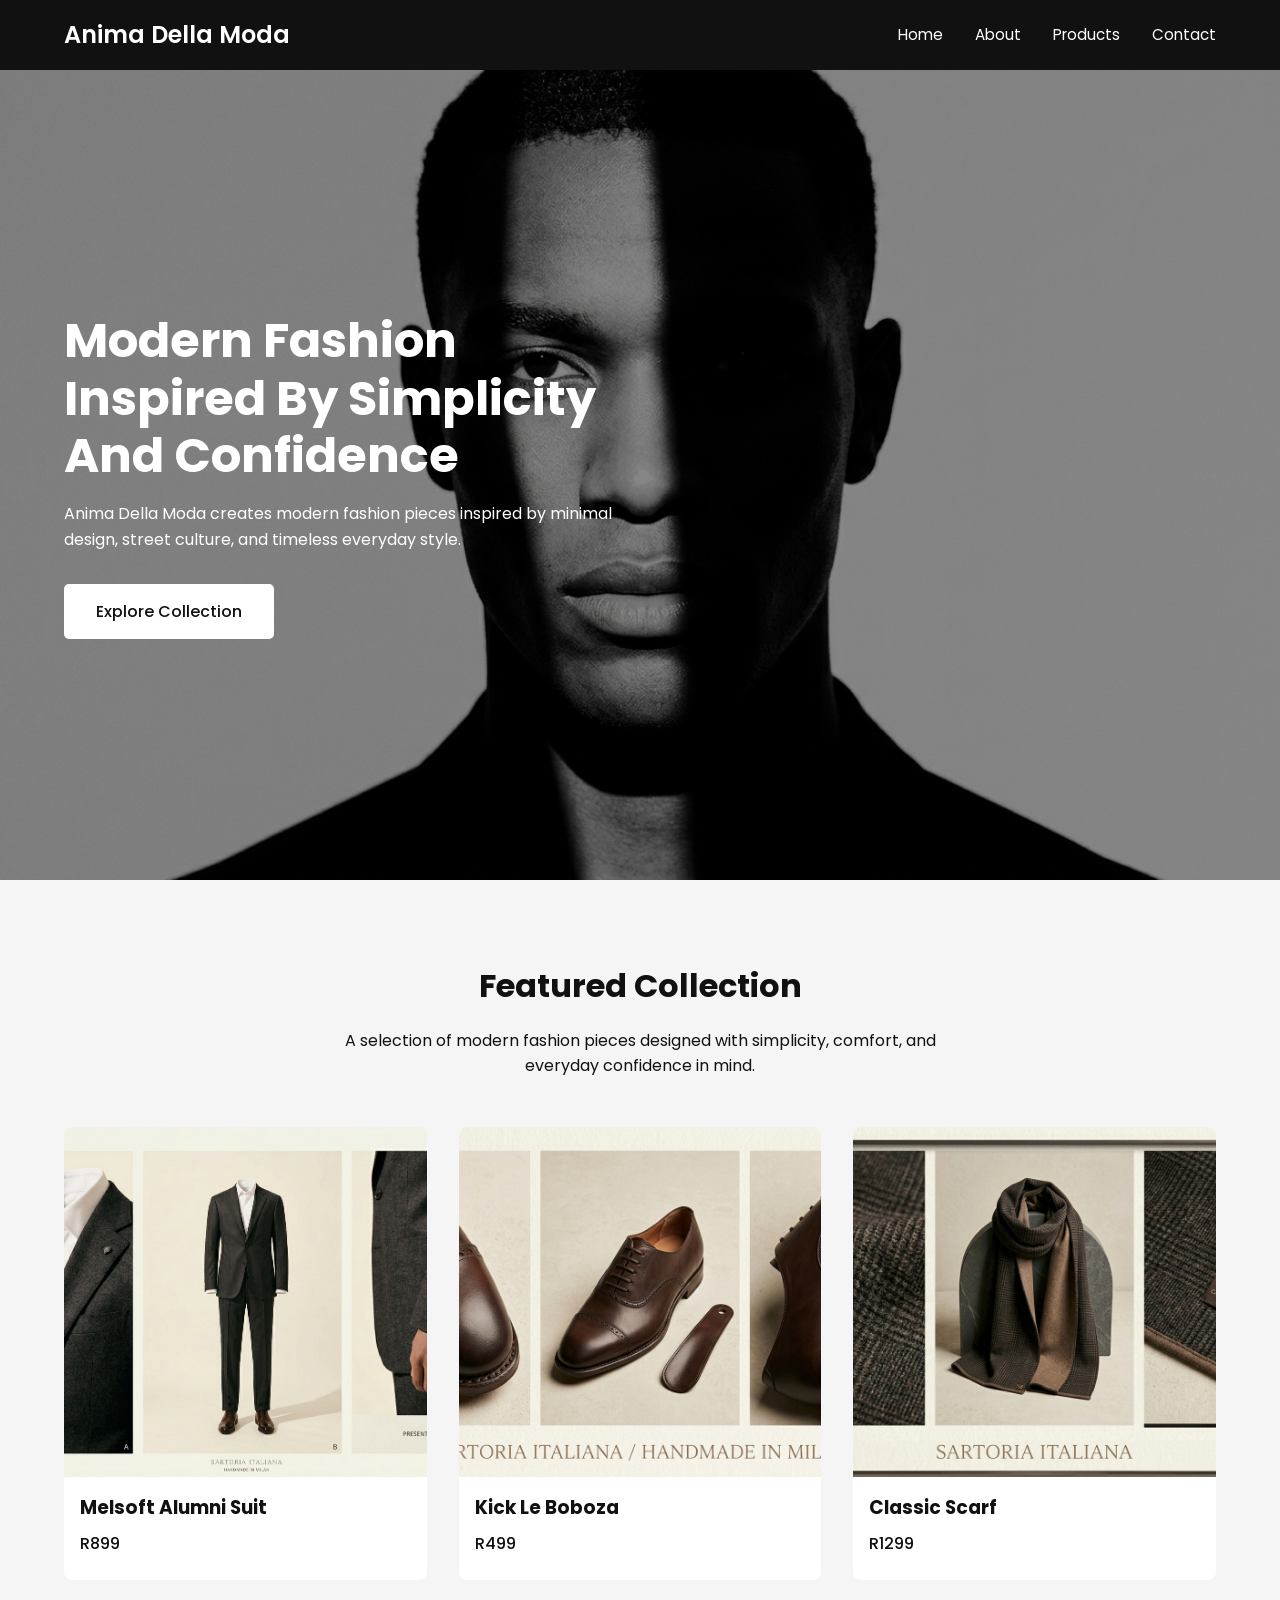
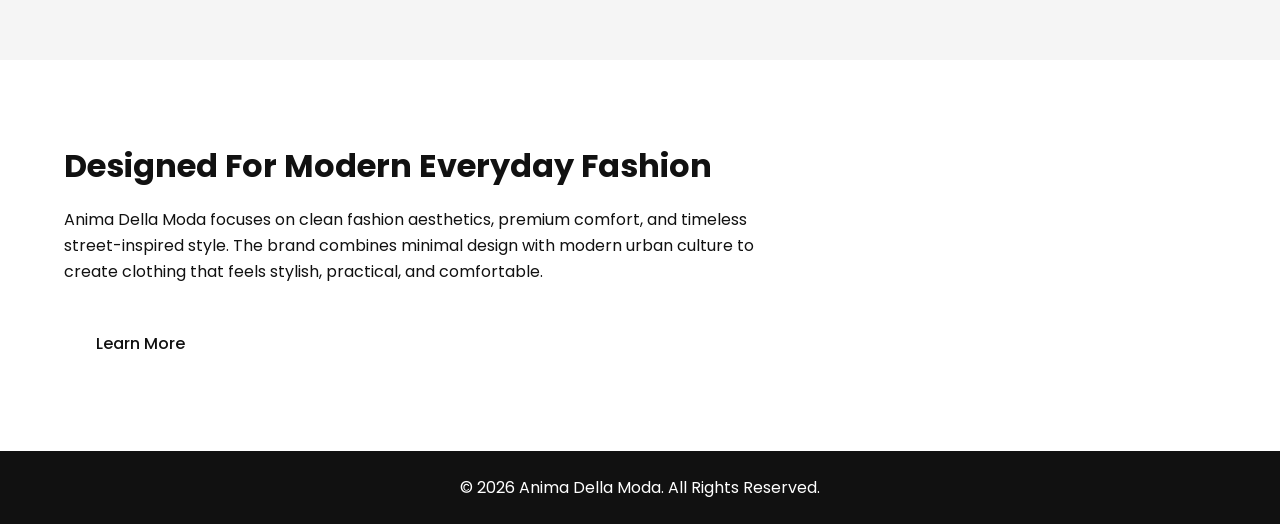
<file: index.html>
<!DOCTYPE html>
<html lang="en">

<head>
    <meta charset="UTF-8">
    <meta name="viewport" content="width=device-width, initial-scale=1.0">

    <title>Anima Della Moda | Home</title>

    <!-- Google Fonts -->
    <link rel="preconnect" href="https://fonts.googleapis.com">
    <link rel="preconnect" href="https://fonts.gstatic.com" crossorigin>

    <link href="https://fonts.googleapis.com/css2?family=Poppins:wght@300;400;500;600;700&display=swap"
        rel="stylesheet">

    <!-- External CSS -->
    <link rel="stylesheet" href="css/style.css">
</head>

<body>

    <!-- Header Section -->
    <header>
        <nav>
            <h1>Anima Della Moda</h1>

            <ul>
                <li><a href="index.html">Home</a></li>
                <li><a href="about.html">About</a></li>
                <li><a href="products.html">Products</a></li>
                <li><a href="contact.html">Contact</a></li>
            </ul>
        </nav>
    </header>

    <!-- Main Content -->
    <main>

        <!-- Hero Section -->
        <section class="hero">

            <div class="hero-text">

                <h2>
                    Modern Fashion Inspired By Simplicity And Confidence
                </h2>

                <p>
                    Anima Della Moda creates modern fashion pieces inspired by
                    minimal design, street culture, and timeless everyday style.
                </p>

                <a href="products.html" class="btn">Explore Collection</a>

            </div>

        </section>

        <!-- Featured Products Section -->
        <section class="featured-products">

            <div class="section-title">
                <h2>Featured Collection</h2>

                <p>
                    A selection of modern fashion pieces designed with simplicity,
                    comfort, and everyday confidence in mind.
                </p>
            </div>

            <div class="product-container">

                <div class="product-card">

                    <img src="images/product-1.png" alt="Black oversized hoodie">

                    <h3>Melsoft Alumni Suit</h3>

                    <p>R899</p>

                </div>

                <div class="product-card">

                    <img src="images/product-2.png" alt="Minimal white t-shirt">

                    <h3>Kick Le Boboza</h3>

                    <p>R499</p>

                </div>

                <div class="product-card">

                    <img src="images/product-3.png" alt="Streetwear jacket">

                    <h3>Classic Scarf</h3>

                    <p>R1299</p>

                </div>

            </div>

        </section>

        <!-- About Preview Section -->
        <section class="about-preview">

            <div class="about-text">

                <h2>Designed For Modern Everyday Fashion</h2>

                <p>
                    Anima Della Moda focuses on clean fashion aesthetics,
                    premium comfort, and timeless street-inspired style.
                    The brand combines minimal design with modern urban culture
                    to create clothing that feels stylish, practical, and comfortable.
                </p>

                <a href="about.html" class="btn">Learn More</a>

            </div>

        </section>

    </main>

    <!-- Footer -->
    <footer>
        <p>&copy; 2026 Anima Della Moda. All Rights Reserved.</p>
    </footer>

</body>

</html>
</file>
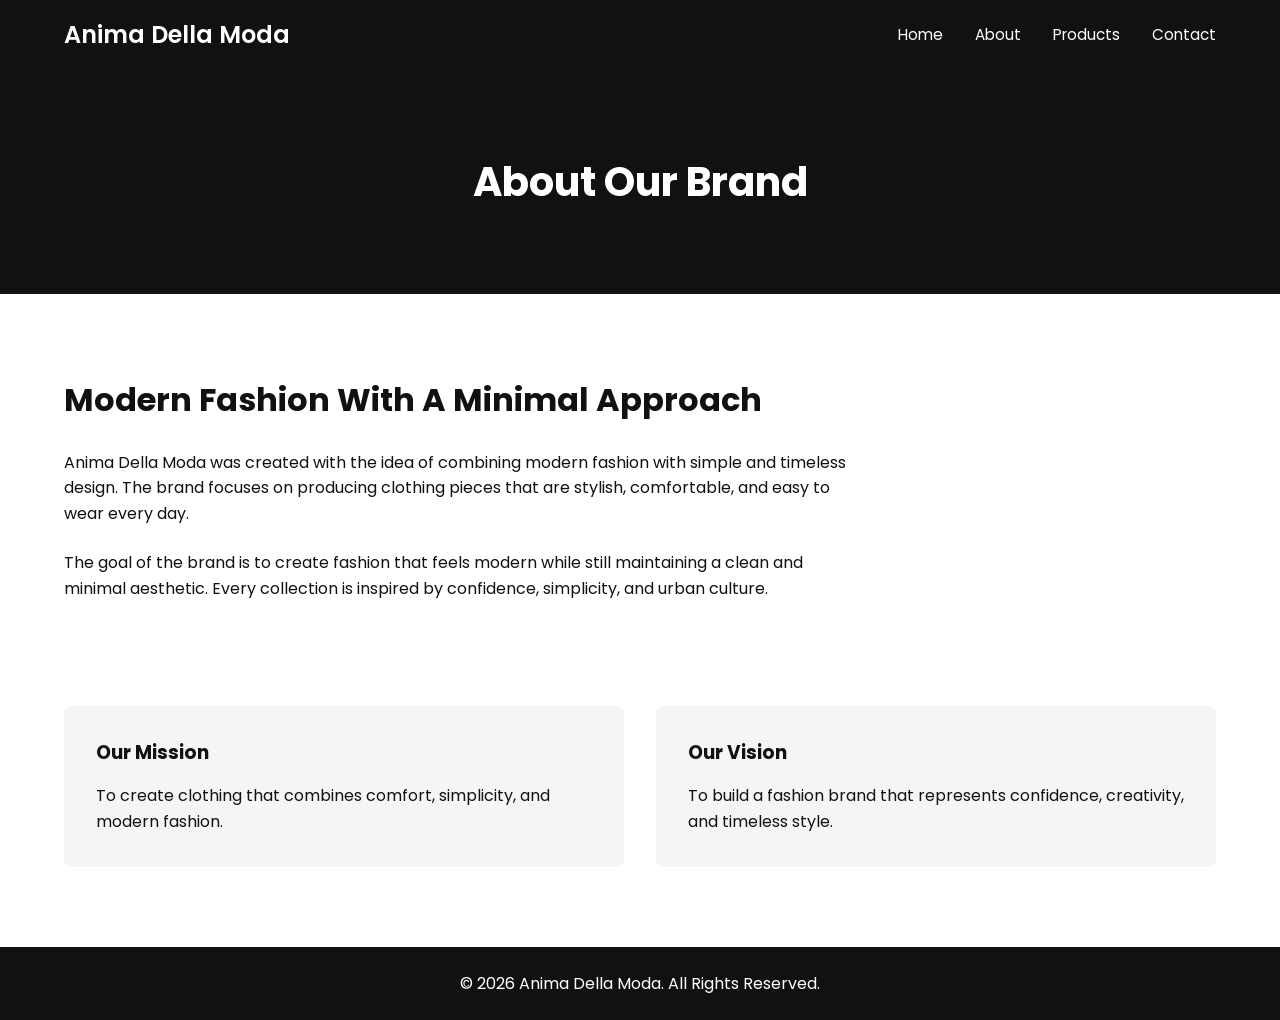
<file: about.html>
<!DOCTYPE html>
<html lang="en">

<head>
    <meta charset="UTF-8">
    <meta name="viewport" content="width=device-width, initial-scale=1.0">

    <title>Anima Della Moda | About</title>

    <!-- Google Fonts -->
    <link rel="preconnect" href="https://fonts.googleapis.com">
    <link rel="preconnect" href="https://fonts.gstatic.com" crossorigin>

    <link href="https://fonts.googleapis.com/css2?family=Poppins:wght@300;400;500;600;700&display=swap"
        rel="stylesheet">

    <!-- External CSS -->
    <link rel="stylesheet" href="css/style.css">
</head>

<body>

    <!-- Header -->
    <header>

        <nav>

            <h1>Anima Della Moda</h1>

            <ul>
                <li><a href="index.html">Home</a></li>
                <li><a href="about.html">About</a></li>
                <li><a href="products.html">Products</a></li>
                <li><a href="contact.html">Contact</a></li>
            </ul>

        </nav>

    </header>

    <!-- Main Content -->
    <main>

        <!-- Banner -->
        <section class="page-banner">

            <h2>About Our Brand</h2>

        </section>

        <!-- About Section -->
        <section class="about-page">

            <div class="about-content">

                <h2>Modern Fashion With A Minimal Approach</h2>

                <p>
                    Anima Della Moda was created with the idea of combining
                    modern fashion with simple and timeless design.
                    The brand focuses on producing clothing pieces that are
                    stylish, comfortable, and easy to wear every day.
                </p>

                <p>
                    The goal of the brand is to create fashion that feels modern
                    while still maintaining a clean and minimal aesthetic.
                    Every collection is inspired by confidence, simplicity,
                    and urban culture.
                </p>

            </div>

        </section>

        <!-- Mission Section -->
        <section class="mission-section">

            <div class="mission-card">

                <h3>Our Mission</h3>

                <p>
                    To create clothing that combines comfort,
                    simplicity, and modern fashion.
                </p>

            </div>

            <div class="mission-card">

                <h3>Our Vision</h3>

                <p>
                    To build a fashion brand that represents
                    confidence, creativity, and timeless style.
                </p>

            </div>

        </section>

    </main>

    <!-- Footer -->
    <footer>

        <p>&copy; 2026 Anima Della Moda. All Rights Reserved.</p>

    </footer>

</body>

</html>
</file>
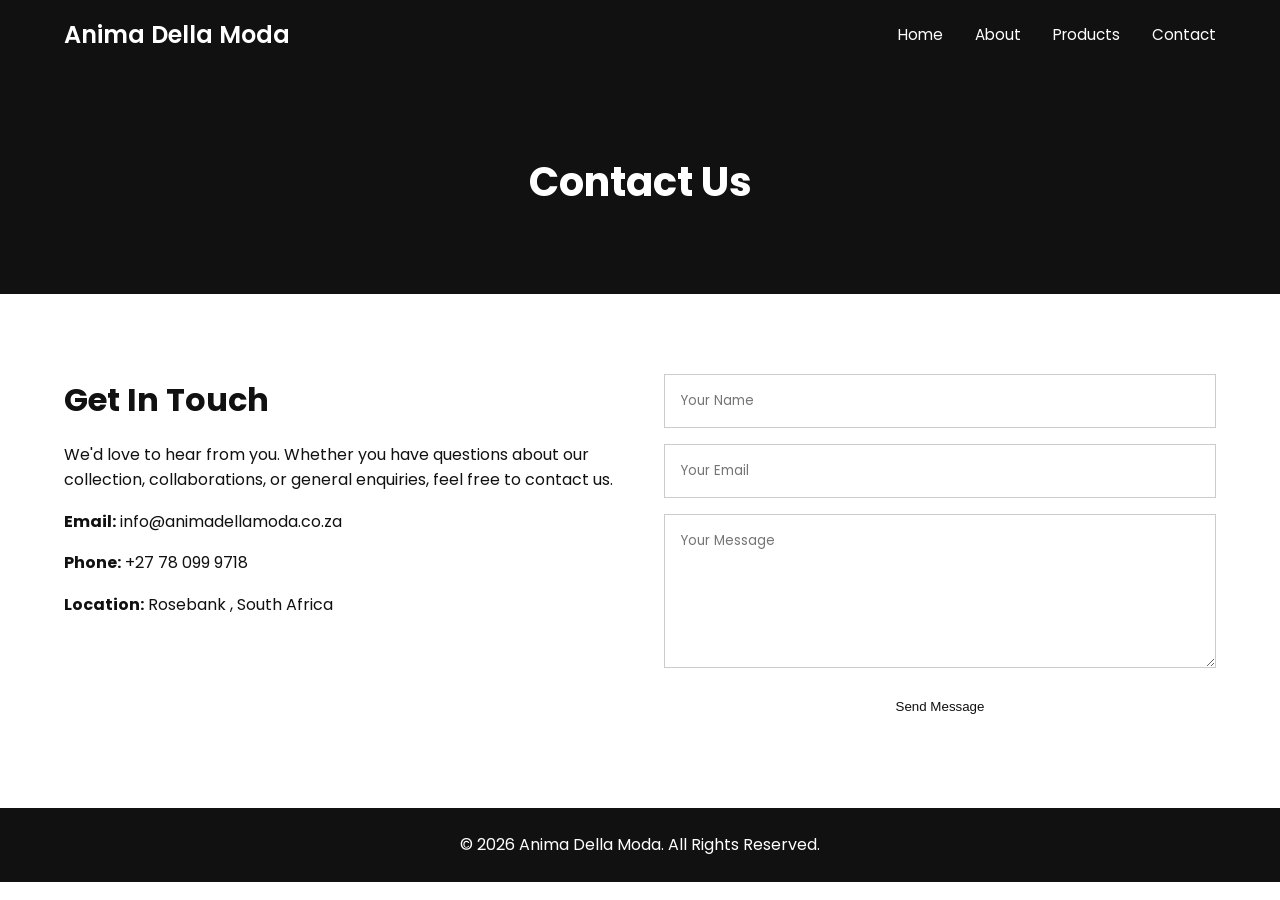
<file: contact.html>
<!DOCTYPE html>
<html lang="en">

<head>
    <meta charset="UTF-8">
    <meta name="viewport" content="width=device-width, initial-scale=1.0">

    <title>Anima Della Moda | Contact</title>

    <!-- Google Fonts -->
    <link rel="preconnect" href="https://fonts.googleapis.com">
    <link rel="preconnect" href="https://fonts.gstatic.com" crossorigin>

    <link href="https://fonts.googleapis.com/css2?family=Poppins:wght@300;400;500;600;700&display=swap"
        rel="stylesheet">

    <!-- External CSS -->
    <link rel="stylesheet" href="css/style.css">
</head>

<body>

    <!-- Header -->
    <header>

        <nav>

            <h1>Anima Della Moda</h1>

            <ul>
                <li><a href="index.html">Home</a></li>
                <li><a href="about.html">About</a></li>
                <li><a href="products.html">Products</a></li>
                <li><a href="contact.html">Contact</a></li>
            </ul>

        </nav>

    </header>

    <!-- Main Content -->
    <main>

        <!-- Page Banner -->
        <section class="page-banner">

            <h2>Contact Us</h2>

        </section>

        <!-- Contact Section -->
        <section class="contact-page">

            <div class="contact-info">

                <h2>Get In Touch</h2>

                <p>
                    We'd love to hear from you. Whether you have questions
                    about our collection, collaborations, or general enquiries,
                    feel free to contact us.
                </p>

                <p><strong>Email:</strong> info@animadellamoda.co.za</p>

                <p><strong>Phone:</strong> +27 78 099 9718</p>

                <p><strong>Location:</strong> Rosebank , South Africa</p>

            </div>

            <!-- Contact Form -->
            <form class="contact-form">

                <input type="text" placeholder="Your Name" required>

                <input type="email" placeholder="Your Email" required>

                <textarea placeholder="Your Message" rows="6"></textarea>

                <button type="submit" class="btn">
                    Send Message
                </button>

            </form>

        </section>

    </main>

    <!-- Footer -->
    <footer>

        <p>&copy; 2026 Anima Della Moda. All Rights Reserved.</p>

    </footer>

</body>

</html>
</file>
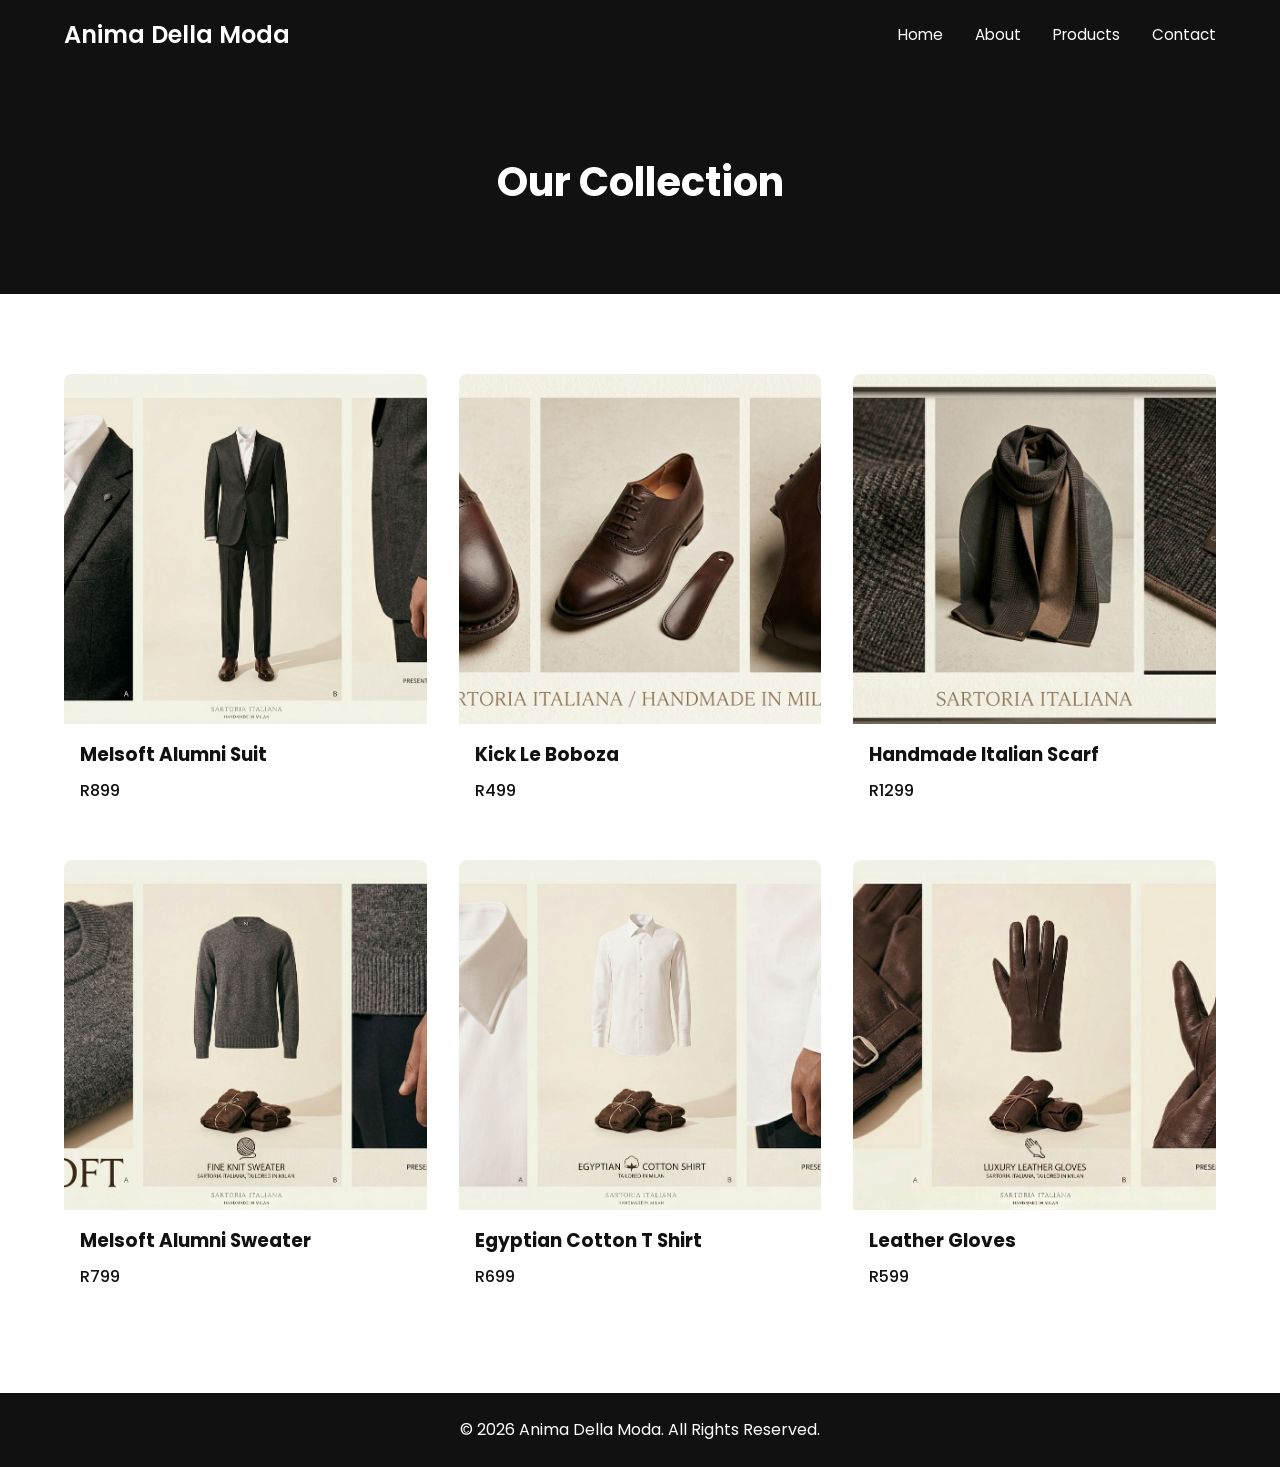
<file: products.html>
<!DOCTYPE html>
<html lang="en">

<head>
    <meta charset="UTF-8">
    <meta name="viewport" content="width=device-width, initial-scale=1.0">

    <title>Anima Della Moda | Products</title>

    <!-- Google Fonts -->
    <link rel="preconnect" href="https://fonts.googleapis.com">
    <link rel="preconnect" href="https://fonts.gstatic.com" crossorigin">

    <link href="https://fonts.googleapis.com/css2?family=Poppins:wght@300;400;500;600;700&display=swap"
        rel="stylesheet">

    <!-- External CSS -->
    <link rel="stylesheet" href="css/style.css">
</head>

<body>

    <!-- Header -->
    <header>

        <nav>

            <h1>Anima Della Moda</h1>

            <ul>
                <li><a href="index.html">Home</a></li>
                <li><a href="about.html">About</a></li>
                <li><a href="products.html">Products</a></li>
                <li><a href="contact.html">Contact</a></li>
            </ul>

        </nav>

    </header>

    <!-- Main Content -->
    <main>

        <!-- Page Banner -->
        <section class="page-banner">

            <h2>Our Collection</h2>

        </section>

        <!-- Products Section -->
        <section class="products-page">

            <div class="product-container">

                <div class="product-card">

                    <img src="images/product-1.png" alt="Black oversized hoodie">

                    <h3>Melsoft Alumni Suit</h3>

                    <p>R899</p>

                </div>

                <div class="product-card">

                    <img src="images/product-2.png" alt="White classic t-shirt">

                    <h3>Kick Le Boboza</h3>

                    <p>R499</p>

                </div>

                <div class="product-card">

                    <img src="images/product-3.png" alt="Modern streetwear jacket">

                    <h3>Handmade Italian Scarf</h3>

                    <p>R1299</p>

                </div>

                <div class="product-card">

                    <img src="images/product-4.png" alt="Minimal cargo pants">

                    <h3>Melsoft Alumni Sweater</h3>

                    <p>R799</p>

                </div>

                <div class="product-card">

                    <img src="images/product-5.png" alt="Modern fashion sweater">

                    <h3>Egyptian Cotton T Shirt</h3>

                    <p>R699</p>

                </div>

                <div class="product-card">

                    <img src="images/product-6.png" alt="Streetwear fashion shirt">

                    <h3>Leather Gloves</h3>

                    <p>R599</p>

                </div>

            </div>

        </section>

    </main>

    <!-- Footer -->
    <footer>

        <p>&copy; 2026 Anima Della Moda. All Rights Reserved.</p>

    </footer>

</body>

</html>
</file>
<file: css/style.css>
/* =========================
   GLOBAL STYLES
========================= */

* {
    margin: 0;
    padding: 0;
    box-sizing: border-box;
}

body {
    font-family: 'Poppins', sans-serif;
    background-color: #ffffff;
    color: #111111;
    line-height: 1.6;
}

img {
    width: 100%;
    display: block;
}

a {
    text-decoration: none;
}

/* =========================
   NAVIGATION
========================= */

header {
    background-color: #111111;
    padding: 1rem 5%;
}

nav {
    display: flex;
    justify-content: space-between;
    align-items: center;
}

nav h1 {
    color: #ffffff;
    font-size: 1.5rem;
    font-weight: 600;
}

nav ul {
    display: flex;
    list-style: none;
    gap: 2rem;
}

nav ul li a {
    color: #ffffff;
    font-size: 0.95rem;
    transition: 0.3s ease;
}

nav ul li a:hover {
    color: #d4d4d4;
}

/* =========================
   HERO SECTION
========================= */

.hero {
    min-height: 90vh;

    background-image:
        linear-gradient(rgba(0, 0, 0, 0.45),
        rgba(0, 0, 0, 0.45)),
        url("../images/fashion-banner.png");

    background-size: cover;
    background-position: center;
    background-repeat: no-repeat;

    display: flex;
    align-items: center;

    padding: 0 5%;
}

.hero-text {
    max-width: 600px;
    color: #ffffff;
}

.hero-text h2 {
    font-size: 3rem;
    line-height: 1.2;
    margin-bottom: 1rem;
}

.hero-text p {
    font-size: 1rem;
    margin-bottom: 2rem;
}

/* =========================
   BUTTON STYLING
========================= */

.btn {
    display: inline-block;

    background-color: #ffffff;
    color: #111111;

    padding: 0.9rem 2rem;

    border-radius: 5px;

    font-weight: 500;

    transition: 0.3s ease;
}

.btn:hover {
    background-color: #dddddd;
}

/* =========================
   FEATURED PRODUCTS
========================= */

.featured-products {
    padding: 5rem 5%;
    background-color: #f5f5f5;
}

.section-title {
    text-align: center;
    margin-bottom: 3rem;
}

.section-title h2 {
    font-size: 2rem;
    margin-bottom: 1rem;
}

.section-title p {
    max-width: 600px;
    margin: auto;
}

.product-container {
    display: grid;
    grid-template-columns: repeat(3, 1fr);
    gap: 2rem;
}

.product-card {
    background-color: #ffffff;
    border-radius: 8px;
    overflow: hidden;

    transition: transform 0.3s ease;
}

.product-card:hover {
    transform: translateY(-5px);
}

.product-card img {
    height: 350px;
    object-fit: cover;
}

.product-card h3 {
    padding: 1rem 1rem 0.5rem;
}

.product-card p {
    padding: 0 1rem 1.5rem;
    font-weight: 500;
}

/* =========================
   ABOUT PREVIEW
========================= */

.about-preview {
    padding: 5rem 5%;
}

.about-text {
    max-width: 700px;
}

.about-text h2 {
    font-size: 2rem;
    margin-bottom: 1rem;
}

.about-text p {
    margin-bottom: 2rem;
}

/* =========================
   PAGE BANNER
========================= */

.page-banner {
    background-color: #111111;
    color: #ffffff;

    text-align: center;

    padding: 5rem 5%;
}

.page-banner h2 {
    font-size: 2.5rem;
}

/* =========================
   ABOUT PAGE
========================= */

.about-page {
    padding: 5rem 5%;
}

.about-content {
    max-width: 800px;
}

.about-content h2 {
    font-size: 2rem;
    margin-bottom: 1.5rem;
}

.about-content p {
    margin-bottom: 1.5rem;
}

/* =========================
   MISSION SECTION
========================= */

.mission-section {
    display: grid;
    grid-template-columns: repeat(2, 1fr);

    gap: 2rem;

    padding: 0 5% 5rem;
}

.mission-card {
    background-color: #f5f5f5;

    padding: 2rem;

    border-radius: 8px;
}

.mission-card h3 {
    margin-bottom: 1rem;
}


/* =========================
   PRODUCTS PAGE
========================= */

.products-page {
    padding: 5rem 5%;
}

/* =========================
   CONTACT PAGE
========================= */

.contact-page {
    display: grid;
    grid-template-columns: repeat(2, 1fr);

    gap: 3rem;

    padding: 5rem 5%;
}

.contact-info h2 {
    font-size: 2rem;
    margin-bottom: 1rem;
}

.contact-info p {
    margin-bottom: 1rem;
}

.contact-form {
    display: flex;
    flex-direction: column;
}

.contact-form input,
.contact-form textarea {
    padding: 1rem;

    margin-bottom: 1rem;

    border: 1px solid #cccccc;

    font-family: 'Poppins', sans-serif;
}

.contact-form button {
    border: none;
    cursor: pointer;
}


/* =========================
   FOOTER
========================= */

footer {
    background-color: #111111;
    color: #ffffff;

    text-align: center;

    padding: 1.5rem;
}

/* =========================
   RESPONSIVE DESIGN
========================= */

@media screen and (max-width: 768px) {

    nav {
        flex-direction: column;
        gap: 1rem;
    }

    nav ul {
        gap: 1rem;
        flex-wrap: wrap;
        justify-content: center;
    }

    .hero {
        min-height: auto;
        padding: 5rem 5%;
    }

    .hero-text h2,
    .section-title h2,
    .about-text h2,
    .page-banner h2 {
        font-size: 2rem;
    }

    .product-container {
        grid-template-columns: 1fr;
    }

    .mission-section {
        grid-template-columns: 1fr;
    }

    .contact-page {
        grid-template-columns: 1fr;
    }

}
</file>
